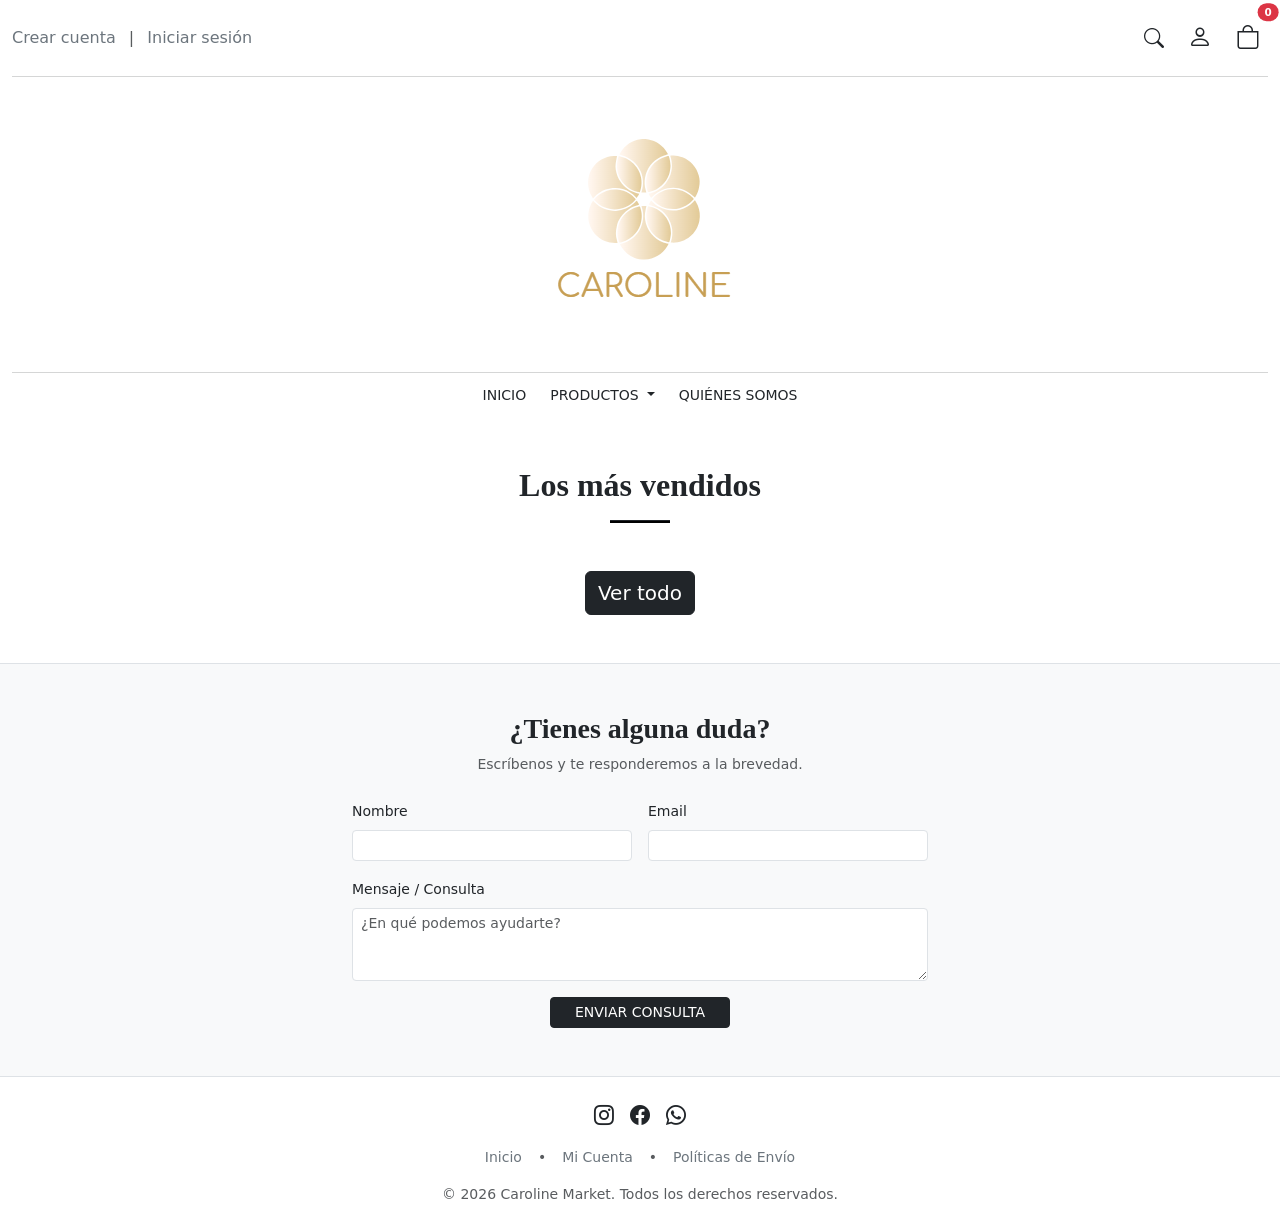
<file: index.html>
<!DOCTYPE html>
<html lang="en">
<head>
    <meta charset="UTF-8">
    <meta name="viewport" content="width=device-width, initial-scale=1.0">
    <!-- Bootstrap -->
    <link href="https://cdn.jsdelivr.net/npm/bootstrap@5.3.3/dist/css/bootstrap.min.css" rel="stylesheet">
    <link rel="stylesheet" href="https://cdn.jsdelivr.net/npm/bootstrap-icons@1.11.3/font/bootstrap-icons.min.css">
    <link rel="stylesheet" href="./css/styles.css">
    <title>Caroline Market</title>
</head>
<body>
    <header class="container-fluid py-2 bg-white">
    
        <div class="d-flex justify-content-between align-items-center py-1">
            <!-- Botón de registro e inicio de sesion -->
            <div class="header-links" id="contenedor-auth-header">
                <a href="registro.html" class="text-secondary text-decoration-none small me-2">Crear cuenta</a>
                <span class="text-muted small">|</span>
                <a href="login.html" class="text-secondary text-decoration-none small ms-2">Iniciar sesión</a>
            </div>
            <!-- Botones de búsqueda desplegable, mi perfil y carrito -->
            <div class="d-flex align-items-center gap-2">
                <!-- 🌟 BUSCADOR DESPLEGABLE EN UN BOTÓN -->
                <div class="dropdown position-relative">
                    <button class="btn btn-outline-dark border-0 p-2 rounded-circle" type="button" id="btn-buscar-desplegable" data-bs-toggle="dropdown" data-bs-auto-close="outside" aria-expanded="false" title="Buscar productos">
                        <i class="bi bi-search fs-5"></i>
                    </button>

                    <!-- Menú Flotante con Input y Contenedor de Sugerencias -->
                    <div class="dropdown-menu dropdown-menu-end p-3 shadow border-0" style="width: 320px;" aria-labelledby="btn-buscar-desplegable">
                        <div class="input-group input-group-sm mb-1">
                            <span class="input-group-text bg-transparent border-end-0">
                                <i class="bi bi-search text-muted"></i>
                            </span>
                            <input type="text" id="busqueda" class="form-control border-start-0 ps-0" placeholder="Buscar producto..." autocomplete="off">
                        </div>

                        <!-- Contenedor dinámico de sugerencias inyectado desde UI -->
                        <div id="sugerencias-busqueda" class="list-group position-absolute w-100 start-0 shadow-sm mt-1 d-none" style="max-height: 250px; overflow-y: auto; z-index: 1050;">
                            <!-- JS inyectará las coincidencias acá -->
                        </div>
                    </div>
                </div>

                <!-- Ícono de Perfil / Mi Cuenta -->
                <a href="#" class="btn btn-outline-dark border-0 p-2 rounded-circle" title="Mi Cuenta">
                    <i class="bi bi-person fs-4"></i>
                </a>

                <!-- Ícono del Carrito -->
                <button id="btn-carrito" class="btn btn-outline-dark position-relative border-0 p-2 rounded-circle" data-bs-toggle="offcanvas" data-bs-target="#carritoDesplegable" aria-controls="carritoDesplegable" title="Ver carrito">
                    <i class="bi bi-bag fs-4"></i>
                    <span id="contador-carrito" class="position-absolute top-0 start-100 translate-middle badge rounded-pill bg-danger" style="font-size: 0.65rem;">0</span>
                </button>

            </div>
        </div>

        <hr class="my-2 text-muted">
        <!-- Logo imagen central -->
        <div class="text-center py-2">
            <img src="./logo/logo1.png"  alt="logo" class="img-fluid" style="max-height: 400px; height: auto;">
        </div>

        <hr class="my-2 text-muted">
        <!-- menú de inicio -->
        <nav class="d-flex justify-content-center py-1">
            <ul class="nav gap-4 justify-content-center fw-medium text-uppercase small">
                <li class="nav-item">
                    <a class="nav-link text-dark p-0 active" href="index.html">Inicio</a>
                </li>
                <li class="nav-item dropdown">
                    <a class="nav-link text-dark p-0 dropdown-toggle" href="#" id="navbarDropdown" role="button" data-bs-toggle="dropdown" aria-expanded="false">
                        Productos
                    </a>
                    <ul class="dropdown-menu shadow-sm" aria-labelledby="navbarDropdown">
                        <li><a class="dropdown-item " href="./allProducts.html" data-categoria="todos">Todas las categorías</a></li>
                        <li><hr class="dropdown-divider"></li>
                        <li><a class="dropdown-item " href="./allProducts.html?categoria=men's clothing" data-categoria="men's clothing">Ropa Masculina</a></li>
                        <li><a class="dropdown-item " href="allProducts.html?categoria=women's clothing" data-categoria="women's clothing">Ropa Femenina</a></li>
                        <li><a class="dropdown-item " href="allProducts.html?categoria=electronics" data-categoria="electronics">Electrónica</a></li>
                        <li><a class="dropdown-item " href="allProducts.html?categoria=jewelery" data-categoria="jewelery">Joyería</a></li>
                    </ul>
                </li>
                <li class="nav-item">
                    <a class="nav-link text-dark p-0" href="#">Quiénes Somos</a>
                </li>
            </ul>
        </nav>
    </header>

    <main class="container my-5">
        <div class="text-center mb-4">
            <h2 class="fw-bold" style="font-family: 'Georgia', serif;">Los más vendidos</h2>
            <hr class="mx-auto" style="width: 60px; height: 3px; background-color: black; opacity: 1;">
        </div>
        <!-- Contenedor de los productos -->
        <section id="contenedor-productos" class="row row-cols-1 row-cols-md-2 row-cols-lg-4 g-4">
        </section>

        <div class="text-center mt-5">
            <a href="allProducts.html" class="btn btn-dark fs-5">Ver todo</a>
        </div>
    </main>
    <!-- Carrito desplegable -->
    <div class="offcanvas offcanvas-end" tabindex="-1" id="carritoDesplegable" aria-labelledby="carritoDesplegableLabel">
        <div class="offcanvas-header border-bottom">
            <h5 class="offcanvas-title fw-bold" id="carritoDesplegableLabel">🛒 Tu Carrito</h5>
            <button type="button" class="btn-close" data-bs-dismiss="offcanvas" aria-label="Close"></button>
        </div>
        
        <div class="offcanvas-body" id="carrito-items-vista">
            <p class="text-muted text-center my-4">Tu carrito está vacío.</p>
        </div>

        <div class="offcanvas-footer p-3 border-top bg-light">
            <div class="d-flex justify-content-between align-items-center mb-3">
                <span class="fs-5 fw-medium">Subtotal:</span>
                <span class="fs-5 fw-bold text-dark" id="carrito-total-vista">$0</span>
            </div>
            <a href="checkout.html" class="btn btn-dark w-100 py-2 text-uppercase fw-medium btn-sm btn-iniciar-compra">
                Iniciar Compra
            </a>
        </div>
    </div>
        <!-- Contacto -->

    <section class="bg-light py-5 border-top">
        <div class="container" style="max-width: 600px;">
            <div class="text-center mb-4">
                <h3 class="fw-bold" style="font-family: 'Georgia', serif;">¿Tienes alguna duda?</h3>
                <p class="text-muted small">Escríbenos y te responderemos a la brevedad.</p>
            </div>
            <!-- Formulario de contacto -->
            <form action="https://formspree.io/#" method="POST" class="row g-3">
                <!-- Nombre -->
                <div class="col-md-6">
                    <label for="contacto-nombre" class="form-label small fw-medium">Nombre</label>
                    <input type="text" name="nombre" class="form-control form-control-sm" id="contacto-nombre" required>
                </div>
                <!-- email -->
                <div class="col-md-6">
                    <label for="contacto-email" class="form-label small fw-medium">Email</label>
                    <input type="email" name="email" class="form-control form-control-sm" id="contacto-email" required>
                </div>
                <!-- mensaje -->
                <div class="col-12">
                    <label for="contacto-mensaje" class="form-label small fw-medium">Mensaje / Consulta</label>
                    <textarea name="mensaje" class="form-control form-control-sm" id="contacto-mensaje" rows="3" placeholder="¿En qué podemos ayudarte?" required></textarea>
                </div>
                <!-- Botón de la consulta -->
                <div class="col-12 text-center mt-3">
                    <button type="submit" class="btn btn-dark btn-sm px-4 text-uppercase fw-medium">Enviar Consulta</button>
                </div>
            </form>
        </div>
    </section>
    <!-- Footer -->
    <footer class="bg-white py-4 border-top">
        <div class="container text-center">
            <!-- Redes -->
            <div class="d-flex justify-content-center gap-3 mb-3 fs-5">
                <a href="#" class="text-dark"><i class="bi bi-instagram"></i></a>
                <a href="#" class="text-dark"><i class="bi bi-facebook"></i></a>
                <a href="#" class="text-dark"><i class="bi bi-whatsapp"></i></a>
            </div>
            <!-- Footer final -->
            <div class="d-flex justify-content-center gap-3 small mb-3">
                <a href="index.html" class="text-secondary text-decoration-none">Inicio</a>
                <span class="text-muted">•</span>
                <a href="login.html" class="text-secondary text-decoration-none">Mi Cuenta</a>
                <span class="text-muted">•</span>
                <a href="#" class="text-secondary text-decoration-none">Políticas de Envío</a>
            </div>
            
            <p class="text-muted small mb-0">&copy; 2026 Caroline Market. Todos los derechos reservados.</p>
        </div>
    </footer>

    <script src="https://cdn.jsdelivr.net/npm/bootstrap@5.3.3/dist/js/bootstrap.bundle.min.js"></script>
    <script type="module" src="js/app.js"></script>
</body>
</html>
</file>
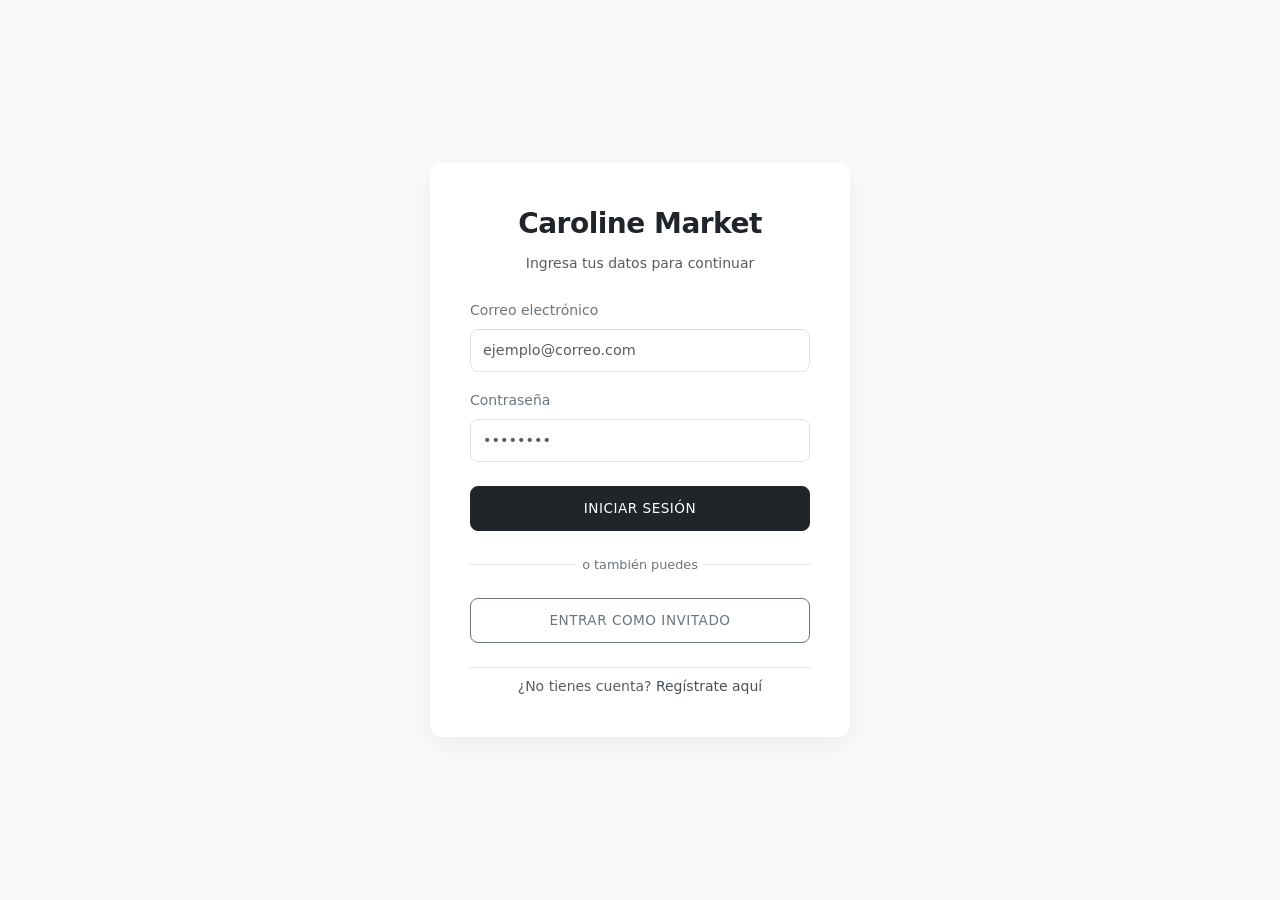
<file: login.html>
<!DOCTYPE html>
<html lang="es">
<head>
    <meta charset="UTF-8">
    <meta name="viewport" content="width=device-width, initial-scale=1.0">
    <title>Iniciar Sesión - Caroline Market</title>
    <link href="https://cdn.jsdelivr.net/npm/bootstrap@5.3.0/dist/css/bootstrap.min.css" rel="stylesheet">
    <link rel="stylesheet" href="./css/auth.css">
</head>
<body class="auth-body">

    <div class="auth-card my-4">
        <div class="text-center mb-4">
            <a href="index.html" class="auth-brand">Caroline Market</a>
            <p class="text-muted small mt-2">Ingresa tus datos para continuar</p>
        </div>

        <form id="form-login">
            <div class="mb-3">
                <label for="login-email" class="form-label small fw-medium text-secondary">Correo electrónico</label>
                <input type="email" id="login-email" class="form-control" placeholder="ejemplo@correo.com" required>
            </div>
            
            <div class="mb-4">
                <label for="login-password" class="form-label small fw-medium text-secondary">Contraseña</label>
                <input type="password" id="login-password" class="form-control" placeholder="••••••••" required>
            </div>

            <button type="submit" class="btn btn-dark w-100 btn-auth-submit">Iniciar Sesión</button>
        </form>

        <div class="auth-divider">o también puedes</div>

        <button id="btn-invitado" class="btn btn-outline-secondary btn-auth-submit w-100">
            Entrar como invitado
        </button>

        <div class="text-center mt-4 pt-2 border-top">
            <p class="small text-muted mb-0">
                ¿No tienes cuenta? <a href="registro.html" class="auth-link">Regístrate aquí</a>
            </p>
        </div>
    </div>

    <script src="https://cdn.jsdelivr.net/npm/bootstrap@5.3.0/dist/js/bootstrap.bundle.min.js"></script>
    <script type="module" src="./js/login.js"></script>
</body>
</html>
</file>
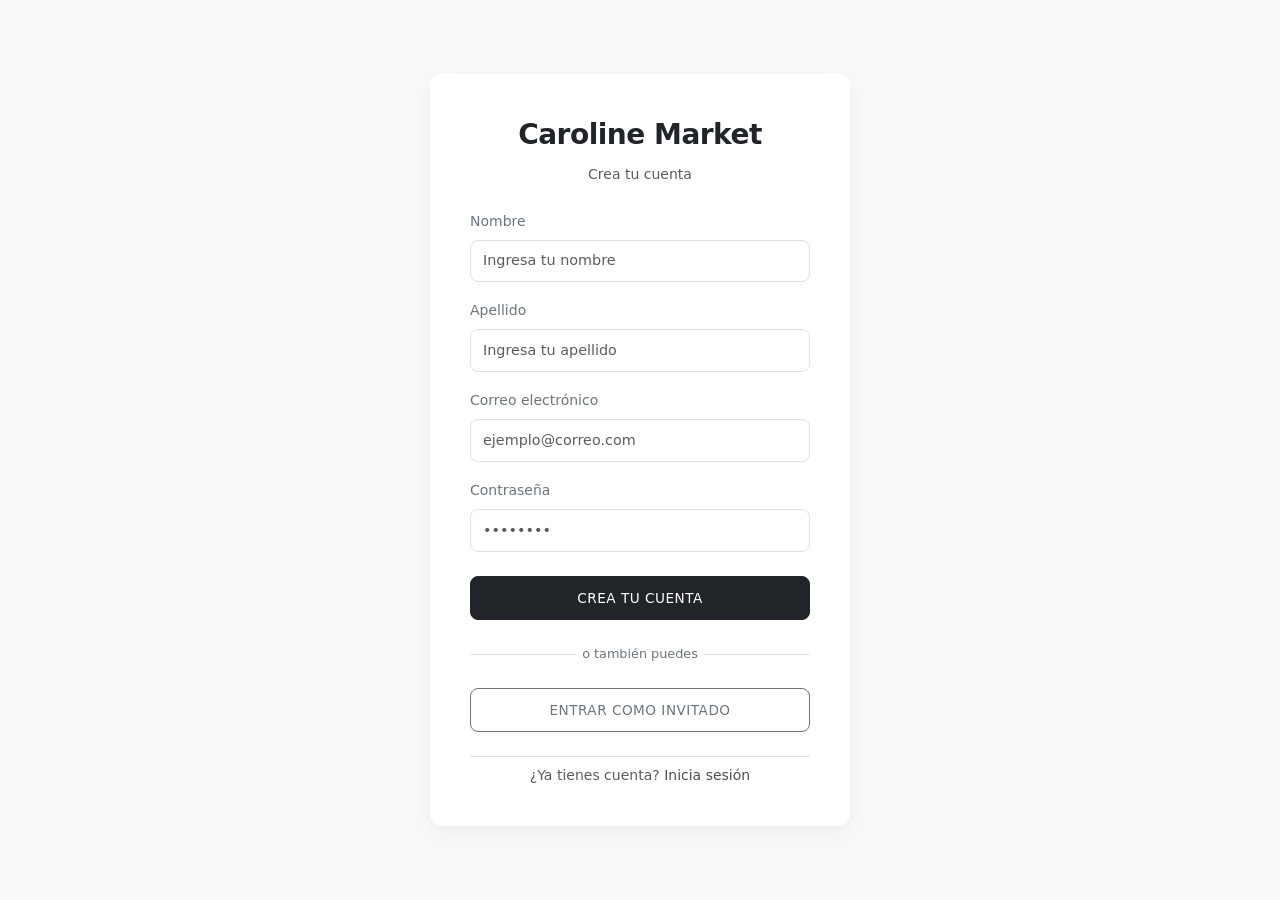
<file: registro.html>
<!DOCTYPE html>
<html lang="en">
<head>
    <meta charset="UTF-8">
    <meta name="viewport" content="width=device-width, initial-scale=1.0">
    <title>Crear Cuenta - Caroline Market</title>
    <link href="https://cdn.jsdelivr.net/npm/bootstrap@5.3.0/dist/css/bootstrap.min.css" rel="stylesheet">
    <link rel="stylesheet" href="./css/auth.css">
</head>
<body class="auth-body">
    <div class="auth-card my-4">
        <div class="text-center mb-4">
            <a href="index.html" class="auth-brand">Caroline Market</a>
            <p class="text-muted small mt-2">Crea tu cuenta</p>
        </div>

        <form id="form-registro">
            <div class="mb-3">
                <label for="login-nombre" class="form-label small fw-medium text-secondary">Nombre</label>
                <input type="text" id="login-nombre" class="form-control" placeholder="Ingresa tu nombre" required>
            </div>

            <div class="mb-3">
                <label for="login-apellido" class="form-label small fw-medium text-secondary">Apellido</label>
                <input type="text" id="login-apellido" class="form-control" placeholder="Ingresa tu apellido" required>
            </div>

            <div class="mb-3">
                <label for="login-email" class="form-label small fw-medium text-secondary">Correo electrónico</label>
                <input type="email" id="login-email" class="form-control" placeholder="ejemplo@correo.com" required>
            </div>
            
            <div class="mb-4">
                <label for="login-password" class="form-label small fw-medium text-secondary">Contraseña</label>
                <input type="password" id="login-password" class="form-control" placeholder="••••••••" required>
            </div>

            <button type="submit" class="btn btn-dark w-100 btn-auth-submit">Crea tu cuenta</button>
        </form>

        <div class="auth-divider">o también puedes</div>

        <button id="btn-invitado" class="btn btn-outline-secondary btn-auth-submit w-100">
            Entrar como invitado
        </button>

        <div class="text-center mt-4 pt-2 border-top">
            <p class="small text-muted mb-0">
                ¿Ya tienes cuenta? <a href="login.html" class="auth-link">Inicia sesión</a>
            </p>
        </div>
    </div>

    <script src="https://cdn.jsdelivr.net/npm/bootstrap@5.3.0/dist/js/bootstrap.bundle.min.js"></script>
    <script type="module" src="./js/registro.js"></script>
</body>
</html>
</file>
<file: css/styles.css>
/*  Comportamiento del carrito con offcanvas-end */
.offcanvas-end {
    width: 100% !important;
}

/* 2. En pantallas medianas ocupa aproximadamente el 50% de la pantalla */
@media (min-width: 576px) {
    .offcanvas-end {
        width: 50% !important;
    }
}

/* 3. En pantallas grandes: Le damos un ancho fijo ideal de vista previa */
@media (min-width: 992px) {
    .offcanvas-end {
        width: 400px !important; /* Un tamaño estándar perfecto para e-commerce */
    }
}
/* Limita el ancho del buscador para que no se estire de más */
.input-group {
    max-width: 220px;
}

/* Efecto suave para los links de navegación */
.nav-link {
    transition: color 0.2s ease-in-out;
}
.nav-link:hover {
    color: #6c757d !important; /* Gris intermedio al pasar el mouse */
}

/* Limita los títulos largos a máximo 2 líneas y pone puntos suspensivos (...) */
.text-truncate-2 {
    display: -webkit-box;
    line-clamp: 2; 
    -webkit-box-orient: vertical;  
    overflow: hidden;
}

/* Efecto visual sutil al pasar el mouse por encima de la tarjeta */
.producto-tarjeta {
    transition: transform 0.2s ease-in-out, box-shadow 0.2s ease-in-out;
}
.producto-tarjeta:hover {
    transform: translateY(-5px);
    box-shadow: 0 10px 20px rgba(0,0,0,0.1) !important;
}
</file>
<file: css/auth.css>
/* css/auth.css */

/* Centrado perfecto en la pantalla con un fondo suave */
body.auth-body {
    min-height: 100vh;
    display: flex;
    align-items: center;
    justify-content: center;
    background-color: #f8f9fa; /* Gris claro de Bootstrap */
}

/* Contenedor principal del formulario */
.auth-card {
    background: #ffffff;
    border-radius: 12px;
    box-shadow: 0 8px 24px rgba(0, 0, 0, 0.05);
    padding: 2.5rem;
    width: 100%;
    max-width: 420px; /* Ancho ideal para que no se deforme en PC */
    border: none;
}

/* Título de la marca */
.auth-brand {
    font-size: 1.75rem;
    font-weight: 700;
    color: #212529;
    text-decoration: none;
    letter-spacing: -0.5px;
}

/* Estilo para los inputs de Bootstrap enfocados */
.auth-card .form-control {
    border-radius: 8px;
    padding: 0.6rem 0.75rem;
    border: 1px solid #dee2e6;
    font-size: 0.9rem;
    transition: all 0.2s ease-in-out;
}

.auth-card .form-control:focus {
    border-color: #212529;
    box-shadow: 0 0 0 3px rgba(33, 37, 41, 0.1);
    color: #212529;
}

/* Botones principales de acción */
.btn-auth-submit {
    border-radius: 8px;
    padding: 0.7rem;
    font-weight: 500;
    text-transform: uppercase;
    font-size: 0.85rem;
    letter-spacing: 0.5px;
    transition: background-color 0.2s ease;
}

/* Separador elegante para el botón de invitado */
.auth-divider {
    display: flex;
    align-items: center;
    text-align: center;
    color: #6c757d;
    font-size: 0.8rem;
    margin: 1.5rem 0;
}

.auth-divider::before,
.auth-divider::after {
    content: '';
    flex: 1;
    border-bottom: 1px solid #dee2e6;
}

.auth-divider:not(:empty)::before {
    margin-right: .5em;
}

.auth-divider:not(:empty)::after {
    margin-left: .5em;
}

/* Links secundarios (Crear cuenta / Iniciar sesión) */
.auth-link {
    color: #495057;
    text-decoration: none;
    font-weight: 500;
    transition: color 0.2s;
}

.auth-link:hover {
    color: #212529;
    text-decoration: underline;
}
</file>
